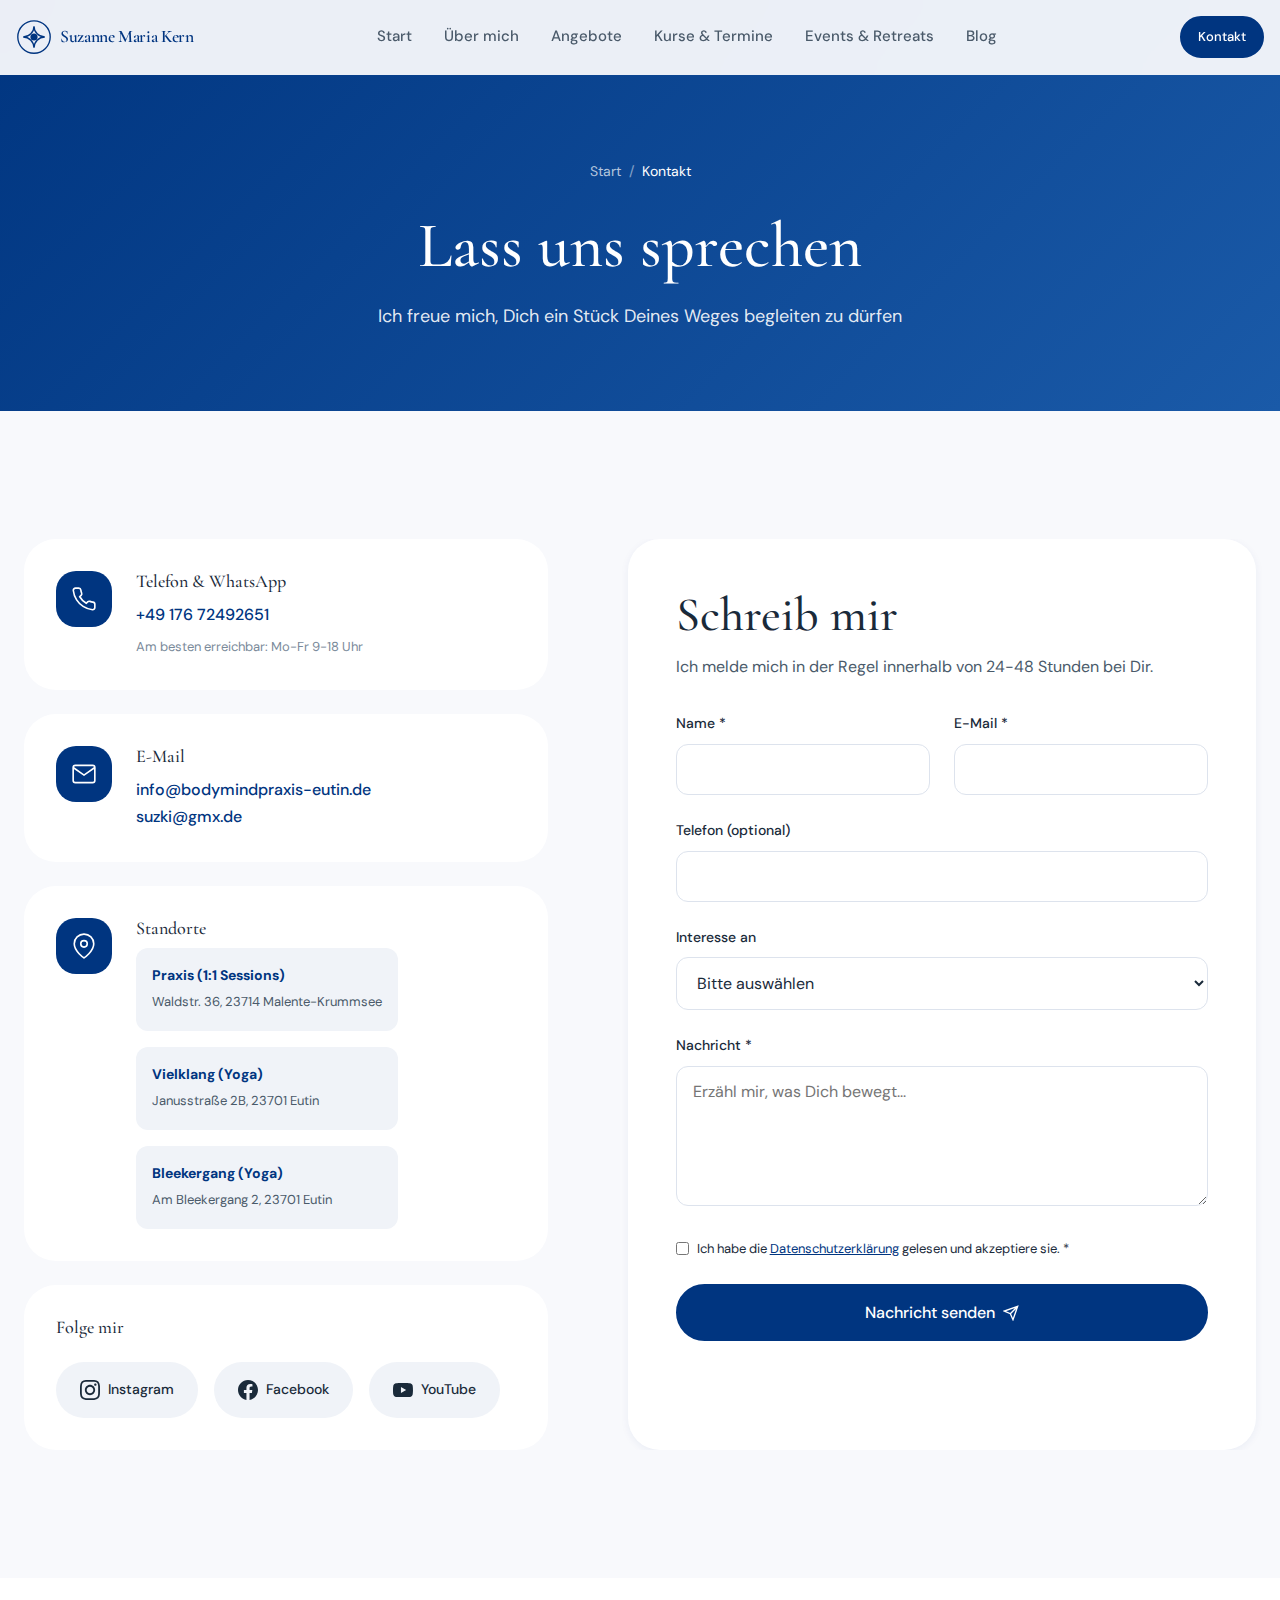
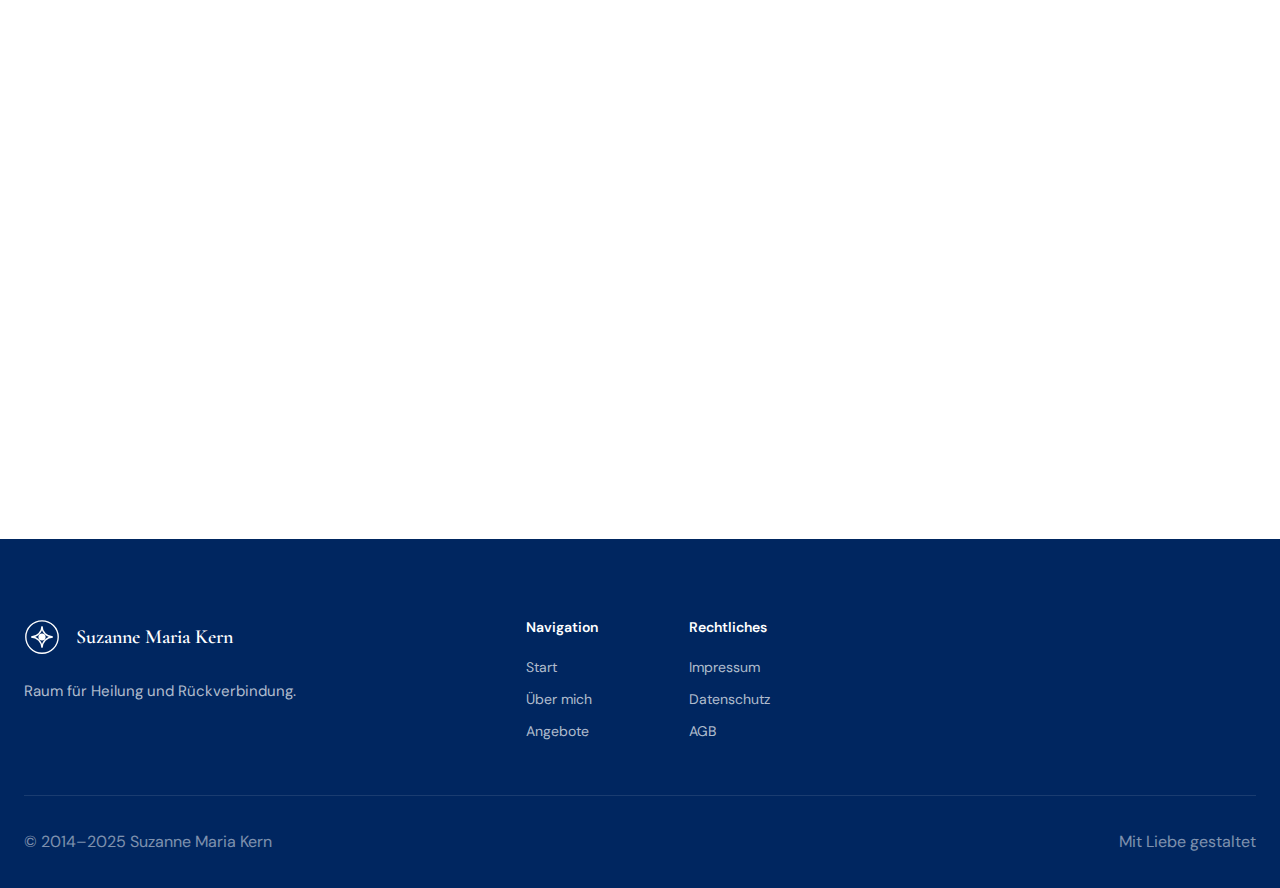
<file: kontakt.html>
<!DOCTYPE html>
<html lang="de">
<head>
    <meta charset="UTF-8">
    <meta name="viewport" content="width=device-width, initial-scale=1.0, maximum-scale=5.0">
    <meta name="description" content="Kontaktiere Suzanne Maria Kern - Fragen zu Yoga, Coaching, Retreats oder Einzelsessions. Ich freue mich auf Deine Nachricht.">
    <title>Kontakt | Suzanne Maria Kern</title>
    
    <link rel="preconnect" href="https://fonts.googleapis.com">
    <link rel="preconnect" href="https://fonts.gstatic.com" crossorigin>
    <link href="https://fonts.googleapis.com/css2?family=Cormorant+Garamond:ital,wght@0,400;0,500;0,600;0,700;1,400;1,500&family=DM+Sans:ital,wght@0,300;0,400;0,500;0,600;0,700;1,400&display=swap" rel="stylesheet">
    
    <link rel="stylesheet" href="styles.css">
    <link rel="stylesheet" href="kontakt.css">
</head>
<body>
    <!-- Header -->
    <header id="header">
        <div class="nav-wrapper">
            <a href="index.html" class="logo">
                <span class="logo-icon" aria-hidden="true">
                    <svg viewBox="0 0 40 40" fill="none" aria-hidden="true">
                        <circle cx="20" cy="20" r="18" stroke="currentColor" stroke-width="1.5"/>
                        <path d="M20 8c0 6.627-5.373 12-12 12M20 8c0 6.627 5.373 12 12 12M20 32c0-6.627-5.373-12-12-12M20 32c0-6.627 5.373-12 12-12" stroke="currentColor" stroke-width="1.5"/>
                        <circle cx="20" cy="20" r="4" fill="currentColor"/>
                    </svg>
                </span>
                <span class="logo-text">Suzanne Maria Kern</span>
            </a>
            
            <nav class="nav-menu">
                <a href="index.html">Start</a>
                <a href="ueber-mich.html">Über mich</a>
                <a href="angebote.html">Angebote</a>
                <a href="kurse.html">Kurse & Termine</a>
                <a href="events.html">Events & Retreats</a>
                <a href="blog.html">Blog</a>
            </nav>
            
            <div class="nav-actions">
                <a href="kontakt.html" class="btn btn-primary btn-sm active" aria-current="page">Kontakt</a>
                <button class="menu-toggle" id="menuToggle" aria-label="Menü öffnen" aria-expanded="false">
                    <span></span>
                    <span></span>
                    <span></span>
                </button>
            </div>
        </div>
    </header>

    <!-- Mobile Menu -->
    <nav class="mobile-menu" id="mobileMenu" aria-label="Mobile Navigation">
        <div class="mobile-menu-content">
            <ul>
                <li><a href="index.html">Start</a></li>
                <li><a href="ueber-mich.html">Über mich</a></li>
                <li><a href="angebote.html">Angebote</a></li>
                <li><a href="kurse.html">Kurse & Termine</a></li>
                <li><a href="events.html">Events & Retreats</a></li>
                <li><a href="blog.html">Blog</a></li>
                <li><a href="kontakt.html" aria-current="page">Kontakt</a></li>
            </ul>
        </div>
    </nav>

    <!-- Page Hero -->
    <section class="page-hero">
        <div class="container">
            <nav class="breadcrumb" aria-label="Breadcrumb">
                <a href="index.html">Start</a>
                <span aria-hidden="true">/</span>
                <span class="current" aria-current="page">Kontakt</span>
            </nav>
            <h1>Lass uns sprechen</h1>
            <p>Ich freue mich, Dich ein Stück Deines Weges begleiten zu dürfen</p>
        </div>
    </section>

    <!-- Contact Section -->
    <section class="contact-section">
        <div class="container">
            <div class="contact-grid">
                <!-- Contact Info -->
                <div class="contact-info reveal">
                    <div class="info-card">
                        <div class="info-icon" aria-hidden="true">
                            <svg viewBox="0 0 24 24" fill="none" stroke="currentColor" stroke-width="1.5" aria-hidden="true">
                                <path d="M22 16.92v3a2 2 0 01-2.18 2 19.79 19.79 0 01-8.63-3.07 19.5 19.5 0 01-6-6 19.79 19.79 0 01-3.07-8.67A2 2 0 014.11 2h3a2 2 0 012 1.72 12.84 12.84 0 00.7 2.81 2 2 0 01-.45 2.11L8.09 9.91a16 16 0 006 6l1.27-1.27a2 2 0 012.11-.45 12.84 12.84 0 002.81.7A2 2 0 0122 16.92z"/>
                            </svg>
                        </div>
                        <div class="info-content">
                            <h3>Telefon & WhatsApp</h3>
                            <a href="tel:+4917672492651">+49 176 72492651</a>
                            <p class="info-note">Am besten erreichbar: Mo-Fr 9-18 Uhr</p>
                        </div>
                    </div>

                    <div class="info-card">
                        <div class="info-icon" aria-hidden="true">
                            <svg viewBox="0 0 24 24" fill="none" stroke="currentColor" stroke-width="1.5" aria-hidden="true">
                                <path d="M4 4h16c1.1 0 2 .9 2 2v12c0 1.1-.9 2-2 2H4c-1.1 0-2-.9-2-2V6c0-1.1.9-2 2-2z"/>
                                <polyline points="22,6 12,13 2,6"/>
                            </svg>
                        </div>
                        <div class="info-content">
                            <h3>E-Mail</h3>
                            <a href="mailto:info@bodymindpraxis-eutin.de">info@bodymindpraxis-eutin.de</a>
                            <a href="mailto:suzki@gmx.de">suzki@gmx.de</a>
                        </div>
                    </div>

                    <div class="info-card">
                        <div class="info-icon" aria-hidden="true">
                            <svg viewBox="0 0 24 24" fill="none" stroke="currentColor" stroke-width="1.5" aria-hidden="true">
                                <path d="M21 10c0 7-9 13-9 13s-9-6-9-13a9 9 0 0118 0z"/>
                                <circle cx="12" cy="10" r="3"/>
                            </svg>
                        </div>
                        <div class="info-content">
                            <h3>Standorte</h3>
                            <div class="location-list">
                                <div class="location-item">
                                    <strong>Praxis (1:1 Sessions)</strong>
                                    <span>Waldstr. 36, 23714 Malente-Krummsee</span>
                                </div>
                                <div class="location-item">
                                    <strong>Vielklang (Yoga)</strong>
                                    <span>Janusstraße 2B, 23701 Eutin</span>
                                </div>
                                <div class="location-item">
                                    <strong>Bleekergang (Yoga)</strong>
                                    <span>Am Bleekergang 2, 23701 Eutin</span>
                                </div>
                            </div>
                        </div>
                    </div>

                    <div class="social-card">
                        <h3>Folge mir</h3>
                        <div class="social-links-large">
                            <a href="https://www.instagram.com/suzanne.maria.kern/" target="_blank" rel="noopener noreferrer" class="social-link-item">
                                <svg viewBox="0 0 24 24" aria-hidden="true"><path d="M12 2.163c3.204 0 3.584.012 4.85.07 3.252.148 4.771 1.691 4.919 4.919.058 1.265.069 1.645.069 4.849 0 3.205-.012 3.584-.069 4.849-.149 3.225-1.664 4.771-4.919 4.919-1.266.058-1.644.07-4.85.07-3.204 0-3.584-.012-4.849-.07-3.26-.149-4.771-1.699-4.919-4.92-.058-1.265-.07-1.644-.07-4.849 0-3.204.013-3.583.07-4.849.149-3.227 1.664-4.771 4.919-4.919 1.266-.057 1.645-.069 4.849-.069zm0-2.163c-3.259 0-3.667.014-4.947.072-4.358.2-6.78 2.618-6.98 6.98-.059 1.281-.073 1.689-.073 4.948 0 3.259.014 3.668.072 4.948.2 4.358 2.618 6.78 6.98 6.98 1.281.058 1.689.072 4.948.072 3.259 0 3.668-.014 4.948-.072 4.354-.2 6.782-2.618 6.979-6.98.059-1.28.073-1.689.073-4.948 0-3.259-.014-3.667-.072-4.947-.196-4.354-2.617-6.78-6.979-6.98-1.281-.059-1.69-.073-4.949-.073zm0 5.838c-3.403 0-6.162 2.759-6.162 6.162s2.759 6.163 6.162 6.163 6.162-2.759 6.162-6.163c0-3.403-2.759-6.162-6.162-6.162zm0 10.162c-2.209 0-4-1.79-4-4 0-2.209 1.791-4 4-4s4 1.791 4 4c0 2.21-1.791 4-4 4zm6.406-11.845c-.796 0-1.441.645-1.441 1.44s.645 1.44 1.441 1.44c.795 0 1.439-.645 1.439-1.44s-.644-1.44-1.439-1.44z"/></svg>
                                <span>Instagram</span>
                            </a>
                            <a href="https://www.facebook.com/suzannekernyoga" target="_blank" rel="noopener noreferrer" class="social-link-item">
                                <svg viewBox="0 0 24 24" aria-hidden="true"><path d="M24 12.073c0-6.627-5.373-12-12-12s-12 5.373-12 12c0 5.99 4.388 10.954 10.125 11.854v-8.385H7.078v-3.47h3.047V9.43c0-3.007 1.792-4.669 4.533-4.669 1.312 0 2.686.235 2.686.235v2.953H15.83c-1.491 0-1.956.925-1.956 1.874v2.25h3.328l-.532 3.47h-2.796v8.385C19.612 23.027 24 18.062 24 12.073z"/></svg>
                                <span>Facebook</span>
                            </a>
                            <a href="https://www.youtube.com/@suzannekern" target="_blank" rel="noopener noreferrer" class="social-link-item">
                                <svg viewBox="0 0 24 24" aria-hidden="true"><path d="M23.498 6.186a3.016 3.016 0 0 0-2.122-2.136C19.505 3.545 12 3.545 12 3.545s-7.505 0-9.377.505A3.017 3.017 0 0 0 .502 6.186C0 8.07 0 12 0 12s0 3.93.502 5.814a3.016 3.016 0 0 0 2.122 2.136c1.871.505 9.376.505 9.376.505s7.505 0 9.377-.505a3.015 3.015 0 0 0 2.122-2.136C24 15.93 24 12 24 12s0-3.93-.502-5.814zM9.545 15.568V8.432L15.818 12l-6.273 3.568z"/></svg>
                                <span>YouTube</span>
                            </a>
                        </div>
                    </div>
                </div>

                <!-- Contact Form -->
                <div class="contact-form-wrapper reveal">
                    <div class="form-header">
                        <h2>Schreib mir</h2>
                        <p>Ich melde mich in der Regel innerhalb von 24-48 Stunden bei Dir.</p>
                    </div>
                    
                    <form class="contact-form" id="contactForm">
                        <div class="form-row">
                            <div class="form-group">
                                <label for="name">Name *</label>
                                <input type="text" id="name" name="name" required autocomplete="name">
                            </div>
                            <div class="form-group">
                                <label for="email">E-Mail *</label>
                                <input type="email" id="email" name="email" required autocomplete="email">
                            </div>
                        </div>
                        
                        <div class="form-group">
                            <label for="phone">Telefon (optional)</label>
                            <input type="tel" id="phone" name="phone" autocomplete="tel">
                        </div>
                        
                        <div class="form-group">
                            <label for="interest">Interesse an</label>
                            <select id="interest" name="interest">
                                <option value="">Bitte auswählen</option>
                                <option value="yoga">Yoga Gruppenkurse</option>
                                <option value="session">1:1 Einzelsession</option>
                                <option value="retreat">Retreat / Event</option>
                                <option value="klang">Klangarbeit</option>
                                <option value="coaching">Coaching / Beratung</option>
                                <option value="other">Sonstiges</option>
                            </select>
                        </div>
                        
                        <div class="form-group">
                            <label for="message">Nachricht *</label>
                            <textarea id="message" name="message" rows="5" required placeholder="Erzähl mir, was Dich bewegt..."></textarea>
                        </div>
                        
                        <div class="form-group checkbox">
                            <input type="checkbox" id="privacy" name="privacy" required>
                            <label for="privacy">
                                Ich habe die <a href="https://suzannekern.de/datenschutz/" target="_blank" rel="noopener noreferrer">Datenschutzerklärung</a> gelesen und akzeptiere sie. *
                            </label>
                        </div>
                        
                        <button type="submit" class="btn btn-primary btn-lg" style="width: 100%;">
                            <span>Nachricht senden</span>
                            <svg viewBox="0 0 24 24" fill="none" stroke="currentColor" stroke-width="2" aria-hidden="true">
                                <path d="M22 2L11 13M22 2l-7 20-4-9-9-4 20-7z"/>
                            </svg>
                        </button>
                    </form>
                </div>
            </div>
        </div>
    </section>

    <!-- Map Section -->
    <section class="map-section">
        <div class="container">
            <div class="section-header center reveal">
                <span class="section-tag">Anfahrt</span>
                <h2>So findest Du mich</h2>
            </div>
            
            <div class="map-wrapper reveal">
                <iframe 
                    src="https://www.google.com/maps/embed?pb=!1m18!1m12!1m3!1d2363.5!2d10.6167!3d54.1333!2m3!1f0!2f0!3f0!3m2!1i1024!2i768!4f13.1!3m3!1m2!1s0x0%3A0x0!2zNTTCsDA4JzAwLjAiTiAxMMKwMzcnMDAuMCJF!5e0!3m2!1sde!2sde!4v1234567890" 
                    width="100%" 
                    height="450" 
                    style="border:0; border-radius: var(--radius-xl);" 
                    allowfullscreen="" 
                    loading="lazy" 
                    referrerpolicy="no-referrer-when-downgrade"
                    title="Standort auf Google Maps">
                </iframe>
            </div>
        </div>
    </section>

    <!-- Footer -->
    <footer class="footer">
        <div class="container">
            <div class="footer-main">
                <div class="footer-brand">
                    <a href="index.html" class="footer-logo">
                        <span class="logo-icon" aria-hidden="true">
                            <svg viewBox="0 0 40 40" fill="none" aria-hidden="true">
                                <circle cx="20" cy="20" r="18" stroke="currentColor" stroke-width="1.5"/>
                                <path d="M20 8c0 6.627-5.373 12-12 12M20 8c0 6.627 5.373 12 12 12M20 32c0-6.627-5.373-12-12-12M20 32c0-6.627 5.373-12 12-12" stroke="currentColor" stroke-width="1.5"/>
                                <circle cx="20" cy="20" r="4" fill="currentColor"/>
                            </svg>
                        </span>
                        Suzanne Maria Kern
                    </a>
                    <p class="footer-tagline">
                        Raum für Heilung und Rückverbindung.
                    </p>
                </div>
                
                <div class="footer-nav">
                    <div class="footer-nav-col">
                        <h4>Navigation</h4>
                        <ul>
                            <li><a href="index.html">Start</a></li>
                            <li><a href="ueber-mich.html">Über mich</a></li>
                            <li><a href="angebote.html">Angebote</a></li>
                        </ul>
                    </div>
                    <div class="footer-nav-col">
                        <h4>Rechtliches</h4>
                        <ul>
                            <li><a href="https://suzannekern.de/impressum/" target="_blank" rel="noopener noreferrer">Impressum</a></li>
                            <li><a href="https://suzannekern.de/datenschutz/" target="_blank" rel="noopener noreferrer">Datenschutz</a></li>
                            <li><a href="https://suzannekern.de/agbs/" target="_blank" rel="noopener noreferrer">AGB</a></li>
                        </ul>
                    </div>
                </div>
            </div>
            
            <div class="footer-bottom">
                <p>© 2014–2025 Suzanne Maria Kern</p>
                <p>Mit Liebe gestaltet</p>
            </div>
        </div>
    </footer>

    <script src="main.js"></script>
    <script>
        // Contact form submission
        document.getElementById('contactForm').addEventListener('submit', function(e) {
            e.preventDefault();
            
            const btn = this.querySelector('button[type="submit"]');
            const originalHTML = btn.innerHTML;
            btn.innerHTML = '<span>Wird gesendet...</span>';
            btn.disabled = true;
            
            setTimeout(() => {
                this.innerHTML = `
                    <div class="form-success">
                        <div class="success-icon">
                            <svg viewBox="0 0 24 24" fill="none" stroke="currentColor" stroke-width="2" aria-hidden="true">
                                <path d="M22 11.08V12a10 10 0 11-5.93-9.14"/>
                                <path d="M22 4L12 14.01l-3-3"/>
                            </svg>
                        </div>
                        <h3>Vielen Dank!</h3>
                        <p>Deine Nachricht wurde erfolgreich gesendet. Ich melde mich so schnell wie möglich bei Dir.</p>
                    </div>
                `;
            }, 1500);
        });
    </script>
</body>
</html>
</file>
<file: styles.css>
/* ===================================
   Suzanne Maria Kern - Main Styles
   Finnisches Blau Design Theme
   =================================== */

/* CSS Variables */
:root {
    /* Colors - Finnisches Blau als Hauptfarbe */
    --color-primary: #003580;
    --color-primary-dark: #002660;
    --color-primary-light: #1a5aa8;
    
    --color-accent: #c4956a;
    --color-accent-light: #d4a574;
    --color-accent-dark: #a67c52;
    
    --color-earth: #8b7355;
    --color-earth-light: #b8a089;
    
    --color-sage: #7d9a8c;
    --color-sage-light: #a8c4b8;
    
    --color-lavender: #9b8aa8;
    --color-lavender-light: #c4b8ce;
    
    --color-cream: #f8f9fc;
    --color-sand: #f0f3f8;
    --color-white: #ffffff;
    
    --color-text: #1a2a3a;
    --color-text-light: #4a5a6a;
    --color-text-muted: #7a8a9a;
    
    --color-border: #dde3ed;
    --color-border-light: #e8edf5;
    
    /* Typography */
    --font-display: 'Cormorant Garamond', Georgia, serif;
    --font-body: 'DM Sans', system-ui, -apple-system, sans-serif;
    
    /* Spacing */
    --space-xs: 0.5rem;
    --space-sm: 1rem;
    --space-md: 1.5rem;
    --space-lg: 2rem;
    --space-xl: 3rem;
    --space-2xl: 5rem;
    --space-3xl: 8rem;
    
    /* Layout */
    --max-width: 1280px;
    --max-width-narrow: 900px;
    
    /* Borders */
    --radius-sm: 6px;
    --radius-md: 12px;
    --radius-lg: 20px;
    --radius-xl: 32px;
    --radius-full: 9999px;
    
    /* Shadows */
    --shadow-sm: 0 2px 8px rgba(0, 53, 128, 0.06);
    --shadow-md: 0 4px 20px rgba(0, 53, 128, 0.1);
    --shadow-lg: 0 8px 40px rgba(0, 53, 128, 0.12);
    --shadow-xl: 0 20px 60px rgba(0, 53, 128, 0.15);
    
    /* Transitions */
    --transition-fast: 0.15s ease;
    --transition-base: 0.3s ease;
    --transition-slow: 0.5s ease;
    --transition-bounce: 0.5s cubic-bezier(0.34, 1.56, 0.64, 1);
}

/* Reset & Base */
*, *::before, *::after {
    margin: 0;
    padding: 0;
    box-sizing: border-box;
}

html {
    scroll-behavior: smooth;
    font-size: 16px;
    overflow-x: hidden;
}

body {
    font-family: var(--font-body);
    font-weight: 400;
    line-height: 1.7;
    color: var(--color-text);
    background: var(--color-cream);
    -webkit-font-smoothing: antialiased;
    -moz-osx-font-smoothing: grayscale;
    overflow-x: hidden;
    width: 100%;
    max-width: 100vw;
}

/* Typography */
h1, h2, h3, h4, h5, h6 {
    font-family: var(--font-display);
    font-weight: 500;
    color: var(--color-text);
    line-height: 1.2;
}

h1 { font-size: clamp(2rem, 5vw, 4rem); }
h2 { font-size: clamp(1.75rem, 4vw, 3rem); }
h3 { font-size: clamp(1.25rem, 3vw, 2rem); }
h4 { font-size: clamp(1.125rem, 2vw, 1.5rem); }

p {
    font-size: 1rem;
    max-width: 65ch;
}

a {
    color: inherit;
    text-decoration: none;
    transition: var(--transition-base);
}

img {
    max-width: 100%;
    height: auto;
    display: block;
}

/* Container - Mobile First */
.container {
    width: 100%;
    max-width: var(--max-width);
    margin: 0 auto;
    padding: 0 var(--space-sm);
}

@media (min-width: 768px) {
    .container {
        padding: 0 var(--space-md);
    }
}

/* Background Decorations */
.bg-decoration {
    position: fixed;
    inset: 0;
    pointer-events: none;
    z-index: -1;
    overflow: hidden;
}

.bg-circle {
    position: absolute;
    border-radius: 50%;
    filter: blur(100px);
    opacity: 0.3;
}

.bg-circle-1 {
    width: 400px;
    height: 400px;
    background: var(--color-primary-light);
    top: -150px;
    right: -150px;
}

.bg-circle-2 {
    width: 300px;
    height: 300px;
    background: var(--color-sage-light);
    bottom: 20%;
    left: -100px;
}

.bg-circle-3 {
    width: 350px;
    height: 350px;
    background: var(--color-accent-light);
    bottom: -100px;
    right: 10%;
    opacity: 0.2;
}

/* ===================================
   Header & Navigation
   =================================== */
header {
    position: fixed;
    top: 0;
    left: 0;
    right: 0;
    z-index: 1000;
    background: rgba(248, 249, 252, 0.95);
    backdrop-filter: blur(20px);
    -webkit-backdrop-filter: blur(20px);
    border-bottom: 1px solid transparent;
    transition: var(--transition-base);
}

header.scrolled {
    background: rgba(255, 255, 255, 0.98);
    border-bottom-color: var(--color-border);
    box-shadow: var(--shadow-sm);
}

.nav-wrapper {
    display: flex;
    justify-content: space-between;
    align-items: center;
    padding: var(--space-sm);
    max-width: var(--max-width);
    margin: 0 auto;
    gap: var(--space-sm);
}

.logo {
    display: flex;
    align-items: center;
    gap: var(--space-xs);
    color: var(--color-primary);
    flex-shrink: 0;
}

.logo-icon {
    width: 36px;
    height: 36px;
    display: flex;
    align-items: center;
    justify-content: center;
    flex-shrink: 0;
}

.logo-icon svg {
    width: 100%;
    height: 100%;
}

.logo-text {
    font-family: var(--font-display);
    font-size: 1.1rem;
    font-weight: 600;
    letter-spacing: -0.02em;
    white-space: nowrap;
}

@media (max-width: 400px) {
    .logo-text {
        font-size: 0.95rem;
    }
}

.nav-menu {
    display: none;
    gap: var(--space-lg);
}

.nav-menu a {
    font-size: 0.9375rem;
    font-weight: 500;
    color: var(--color-text-light);
    position: relative;
    padding: 0.25rem 0;
}

.nav-menu a::after {
    content: '';
    position: absolute;
    bottom: 0;
    left: 0;
    width: 0;
    height: 2px;
    background: var(--color-primary);
    transition: var(--transition-base);
}

.nav-menu a:hover,
.nav-menu a.active {
    color: var(--color-primary);
}

.nav-menu a:hover::after,
.nav-menu a.active::after {
    width: 100%;
}

.nav-actions {
    display: flex;
    align-items: center;
    gap: var(--space-xs);
}

.nav-actions .btn {
    display: none;
}

@media (min-width: 768px) {
    .nav-actions .btn {
        display: inline-flex;
    }
}

/* Menu Toggle */
.menu-toggle {
    display: flex;
    flex-direction: column;
    gap: 5px;
    padding: 8px;
    background: none;
    border: none;
    cursor: pointer;
    z-index: 1001;
}

.menu-toggle span {
    width: 24px;
    height: 2px;
    background: var(--color-text);
    border-radius: 2px;
    transition: var(--transition-base);
    transform-origin: center;
}

.menu-toggle.active span:nth-child(1) {
    transform: rotate(45deg) translate(5px, 5px);
}

.menu-toggle.active span:nth-child(2) {
    opacity: 0;
    transform: scaleX(0);
}

.menu-toggle.active span:nth-child(3) {
    transform: rotate(-45deg) translate(5px, -5px);
}

/* Mobile Menu */
.mobile-menu {
    position: fixed;
    inset: 0;
    background: var(--color-white);
    z-index: 999;
    opacity: 0;
    visibility: hidden;
    transition: var(--transition-base);
    overflow-y: auto;
}

.mobile-menu.active {
    opacity: 1;
    visibility: visible;
}

.mobile-menu-content {
    display: flex;
    flex-direction: column;
    justify-content: center;
    align-items: center;
    min-height: 100vh;
    padding: var(--space-2xl) var(--space-md);
}

.mobile-menu ul {
    list-style: none;
    text-align: center;
}

.mobile-menu a {
    display: block;
    font-family: var(--font-display);
    font-size: 1.75rem;
    font-weight: 500;
    padding: var(--space-sm) 0;
    color: var(--color-text);
    transition: var(--transition-base);
}

.mobile-menu a:hover {
    color: var(--color-primary);
}

.mobile-social {
    display: flex;
    gap: var(--space-md);
    margin-top: var(--space-xl);
}

.mobile-social a {
    width: 48px;
    height: 48px;
    display: flex;
    align-items: center;
    justify-content: center;
    background: var(--color-sand);
    border-radius: var(--radius-full);
    transition: var(--transition-base);
}

.mobile-social a:hover {
    background: var(--color-primary);
}

.mobile-social svg {
    width: 22px;
    height: 22px;
    fill: var(--color-text);
    transition: var(--transition-base);
}

.mobile-social a:hover svg {
    fill: var(--color-white);
}

@media (min-width: 1024px) {
    .nav-menu { display: flex; }
    .menu-toggle { display: none; }
}

/* ===================================
   Buttons
   =================================== */
.btn {
    display: inline-flex;
    align-items: center;
    justify-content: center;
    gap: 0.5rem;
    padding: 0.75rem 1.5rem;
    font-family: var(--font-body);
    font-size: 0.875rem;
    font-weight: 500;
    text-decoration: none;
    border-radius: var(--radius-full);
    border: 2px solid transparent;
    cursor: pointer;
    transition: var(--transition-base);
    white-space: nowrap;
}

.btn svg {
    width: 16px;
    height: 16px;
    transition: var(--transition-base);
    flex-shrink: 0;
}

.btn-sm {
    padding: 0.5rem 1rem;
    font-size: 0.8125rem;
}

.btn-lg {
    padding: 1rem 2rem;
    font-size: 1rem;
}

.btn-primary {
    background: var(--color-primary);
    color: var(--color-white);
    border-color: var(--color-primary);
}

.btn-primary:hover {
    background: var(--color-primary-dark);
    border-color: var(--color-primary-dark);
    transform: translateY(-2px);
    box-shadow: var(--shadow-md);
}

.btn-primary:hover svg {
    transform: translateX(4px);
}

.btn-secondary {
    background: var(--color-accent);
    color: var(--color-white);
    border-color: var(--color-accent);
}

.btn-secondary:hover {
    background: var(--color-accent-dark);
    border-color: var(--color-accent-dark);
    transform: translateY(-2px);
}

.btn-outline {
    background: transparent;
    color: var(--color-primary);
    border-color: var(--color-primary);
}

.btn-outline:hover {
    background: var(--color-primary);
    color: var(--color-white);
    transform: translateY(-2px);
}

.btn-white {
    background: var(--color-white);
    color: var(--color-primary);
    border-color: var(--color-white);
}

.btn-white:hover {
    background: var(--color-cream);
    border-color: var(--color-cream);
    transform: translateY(-2px);
    box-shadow: var(--shadow-lg);
}

.btn-ghost {
    background: rgba(255, 255, 255, 0.1);
    color: var(--color-white);
    border-color: rgba(255, 255, 255, 0.3);
}

.btn-ghost:hover {
    background: rgba(255, 255, 255, 0.2);
    border-color: rgba(255, 255, 255, 0.5);
}

/* ===================================
   Section Styles
   =================================== */
section {
    padding: var(--space-2xl) 0;
}

@media (min-width: 768px) {
    section {
        padding: var(--space-3xl) 0;
    }
}

.section-tag {
    display: inline-block;
    font-size: 0.75rem;
    font-weight: 600;
    letter-spacing: 0.15em;
    text-transform: uppercase;
    color: var(--color-primary);
    margin-bottom: var(--space-sm);
}

.section-header {
    max-width: 600px;
    margin-bottom: var(--space-xl);
}

.section-header.center {
    text-align: center;
    margin-left: auto;
    margin-right: auto;
}

.section-header h2 {
    margin-bottom: var(--space-sm);
}

.section-header p {
    color: var(--color-text-light);
}

/* ===================================
   Hero Section
   =================================== */
.hero {
    min-height: 100vh;
    display: flex;
    align-items: center;
    padding-top: 80px;
    padding-bottom: var(--space-lg);
    position: relative;
    overflow: hidden;
}

.hero-bg {
    position: absolute;
    inset: 0;
    z-index: -1;
}

.hero-gradient {
    position: absolute;
    inset: 0;
    background: linear-gradient(
        135deg,
        var(--color-cream) 0%,
        rgba(0, 53, 128, 0.05) 50%,
        rgba(196, 149, 106, 0.08) 100%
    );
}

.hero-pattern {
    position: absolute;
    inset: 0;
    background-image: url("data:image/svg+xml,%3Csvg width='60' height='60' viewBox='0 0 60 60' xmlns='http://www.w3.org/2000/svg'%3E%3Cg fill='none' fill-rule='evenodd'%3E%3Cg fill='%23003580' fill-opacity='0.03'%3E%3Cpath d='M36 34v-4h-2v4h-4v2h4v4h2v-4h4v-2h-4zm0-30V0h-2v4h-4v2h4v4h2V6h4V4h-4zM6 34v-4H4v4H0v2h4v4h2v-4h4v-2H6zM6 4V0H4v4H0v2h4v4h2V6h4V4H6z'/%3E%3C/g%3E%3C/g%3E%3C/svg%3E");
    opacity: 0.5;
}

.hero-grid {
    display: grid;
    grid-template-columns: 1fr;
    gap: var(--space-xl);
    align-items: center;
}

.hero-content {
    max-width: 650px;
}

.hero-badge {
    display: inline-flex;
    align-items: center;
    gap: var(--space-xs);
    padding: 0.5rem 1rem;
    background: var(--color-white);
    border-radius: var(--radius-full);
    font-size: 0.75rem;
    font-weight: 500;
    color: var(--color-text-light);
    margin-bottom: var(--space-md);
    box-shadow: var(--shadow-sm);
}

.badge-dot {
    width: 8px;
    height: 8px;
    background: var(--color-primary);
    border-radius: 50%;
    animation: pulse 2s infinite;
}

@keyframes pulse {
    0%, 100% { opacity: 1; transform: scale(1); }
    50% { opacity: 0.6; transform: scale(1.2); }
}

.hero-title {
    margin-bottom: var(--space-md);
}

.hero-title .title-line {
    display: block;
    color: var(--color-text);
}

.hero-title .title-accent {
    display: block;
    color: var(--color-primary);
    font-style: italic;
}

.hero-subtitle {
    font-family: var(--font-display);
    font-size: 1.125rem;
    font-weight: 400;
    font-style: italic;
    color: var(--color-primary-light);
    margin-bottom: var(--space-md);
    letter-spacing: 0.05em;
}

.hero-text {
    font-size: 1rem;
    color: var(--color-text-light);
    margin-bottom: var(--space-lg);
    line-height: 1.8;
}

@media (min-width: 768px) {
    .hero-text {
        font-size: 1.125rem;
    }
}

.hero-quote {
    position: relative;
    padding: var(--space-md);
    padding-left: var(--space-md);
    background: var(--color-white);
    border-radius: var(--radius-md);
    border-left: 4px solid var(--color-primary);
    margin-bottom: var(--space-lg);
    box-shadow: var(--shadow-sm);
}

@media (min-width: 768px) {
    .hero-quote {
        padding-left: var(--space-lg);
    }
}

.quote-icon {
    position: absolute;
    top: var(--space-sm);
    right: var(--space-sm);
    width: 24px;
    height: 24px;
    color: var(--color-primary);
    opacity: 0.3;
}

@media (min-width: 768px) {
    .quote-icon {
        width: 32px;
        height: 32px;
    }
}

.hero-quote p {
    font-family: var(--font-display);
    font-size: 1rem;
    font-style: italic;
    color: var(--color-primary);
    margin: 0;
}

@media (min-width: 768px) {
    .hero-quote p {
        font-size: 1.125rem;
    }
}

.hero-actions {
    display: flex;
    flex-direction: column;
    gap: var(--space-sm);
    margin-bottom: var(--space-xl);
}

@media (min-width: 480px) {
    .hero-actions {
        flex-direction: row;
        flex-wrap: wrap;
    }
}

.hero-stats {
    display: flex;
    flex-wrap: wrap;
    gap: var(--space-md);
    padding-top: var(--space-lg);
    border-top: 1px solid var(--color-border);
}

.stat {
    text-align: center;
    flex: 1;
    min-width: 80px;
}

.stat-number {
    display: block;
    font-family: var(--font-display);
    font-size: 1.75rem;
    font-weight: 600;
    color: var(--color-primary);
    line-height: 1;
}

@media (min-width: 768px) {
    .stat-number {
        font-size: 2rem;
    }
}

.stat-label {
    font-size: 0.75rem;
    color: var(--color-text-muted);
}

/* Hero Visual */
.hero-visual {
    display: none;
    position: relative;
}

.hero-image-wrapper {
    position: relative;
}

.hero-image-frame {
    position: relative;
    border-radius: var(--radius-xl);
    overflow: hidden;
    box-shadow: var(--shadow-xl);
}

.hero-image-frame::before {
    content: '';
    position: absolute;
    inset: 0;
    background: linear-gradient(180deg, transparent 60%, rgba(0, 53, 128, 0.3) 100%);
    z-index: 1;
}

.hero-image-frame img {
    width: 100%;
    height: auto;
    aspect-ratio: 4/5;
    object-fit: cover;
}

.hero-image-decoration {
    position: absolute;
    top: -20px;
    right: -20px;
    width: 200px;
    height: 200px;
    border: 2px solid var(--color-primary);
    border-radius: var(--radius-xl);
    opacity: 0.3;
    z-index: -1;
}

/* Floating Cards */
.hero-floating-card {
    position: absolute;
    display: flex;
    align-items: center;
    gap: var(--space-sm);
    padding: var(--space-sm) var(--space-md);
    background: var(--color-white);
    border-radius: var(--radius-lg);
    box-shadow: var(--shadow-lg);
    animation: float 6s ease-in-out infinite;
}

.card-top {
    top: 20%;
    left: -40px;
    animation-delay: -2s;
}

.card-bottom {
    bottom: 20%;
    right: -20px;
}

@keyframes float {
    0%, 100% { transform: translateY(0); }
    50% { transform: translateY(-10px); }
}

.floating-icon {
    width: 44px;
    height: 44px;
    display: flex;
    align-items: center;
    justify-content: center;
    background: var(--color-primary);
    border-radius: var(--radius-md);
}

.floating-icon.green {
    background: var(--color-sage);
}

.floating-icon svg {
    width: 22px;
    height: 22px;
    stroke: var(--color-white);
}

.floating-text {
    display: flex;
    flex-direction: column;
}

.floating-title {
    font-weight: 600;
    font-size: 0.875rem;
    color: var(--color-text);
}

.floating-detail {
    font-size: 0.75rem;
    color: var(--color-text-muted);
}

/* Hero Scroll Indicator */
.hero-scroll {
    display: none;
    position: absolute;
    bottom: var(--space-lg);
    left: 50%;
    transform: translateX(-50%);
    flex-direction: column;
    align-items: center;
    gap: var(--space-xs);
    color: var(--color-text-muted);
    font-size: 0.75rem;
    letter-spacing: 0.1em;
    text-transform: uppercase;
}

@media (min-width: 768px) {
    .hero-scroll {
        display: flex;
    }
}

.scroll-line {
    width: 1px;
    height: 40px;
    background: linear-gradient(to bottom, var(--color-text-muted), transparent);
    animation: scrollLine 2s infinite;
}

@keyframes scrollLine {
    0% { transform: scaleY(0); transform-origin: top; }
    50% { transform: scaleY(1); transform-origin: top; }
    51% { transform-origin: bottom; }
    100% { transform: scaleY(0); transform-origin: bottom; }
}

@media (min-width: 1024px) {
    .hero-grid {
        grid-template-columns: 1fr 1fr;
    }
    .hero-visual {
        display: block;
    }
}

/* ===================================
   About Teaser Section
   =================================== */
.about-teaser {
    background: var(--color-white);
    position: relative;
}

.about-teaser::before {
    content: '';
    position: absolute;
    top: 0;
    left: 0;
    right: 0;
    height: 1px;
    background: linear-gradient(90deg, transparent, var(--color-border), transparent);
}

.about-teaser-grid {
    display: grid;
    grid-template-columns: 1fr;
    gap: var(--space-xl);
    align-items: center;
}

/* Image Stack */
.about-teaser-image {
    position: relative;
    max-width: 400px;
    margin: 0 auto;
}

.image-stack {
    position: relative;
}

.stack-main {
    border-radius: var(--radius-xl);
    box-shadow: var(--shadow-lg);
    width: 100%;
}

.stack-secondary {
    display: none;
    position: absolute;
    bottom: -30px;
    right: -30px;
    width: 150px;
    border-radius: var(--radius-lg);
    box-shadow: var(--shadow-xl);
    border: 4px solid var(--color-white);
}

@media (min-width: 768px) {
    .stack-secondary {
        display: block;
        width: 180px;
    }
}

.experience-badge {
    position: absolute;
    top: 20px;
    left: -10px;
    padding: var(--space-sm) var(--space-md);
    background: var(--color-primary);
    color: var(--color-white);
    border-radius: var(--radius-lg);
    text-align: center;
    box-shadow: var(--shadow-lg);
}

@media (min-width: 768px) {
    .experience-badge {
        left: -20px;
    }
}

.exp-number {
    display: block;
    font-family: var(--font-display);
    font-size: 2rem;
    font-weight: 700;
    line-height: 1;
}

.exp-text {
    font-size: 0.7rem;
    font-weight: 500;
    text-transform: uppercase;
    letter-spacing: 0.05em;
    line-height: 1.3;
}

/* About Content */
.about-teaser-content h2 {
    margin-bottom: var(--space-md);
}

.about-story {
    margin-bottom: var(--space-lg);
}

.about-story .lead {
    font-size: 1.0625rem;
    color: var(--color-text);
    margin-bottom: var(--space-sm);
}

.about-story p {
    color: var(--color-text-light);
}

/* Qualifications Grid */
.qualifications {
    display: grid;
    grid-template-columns: 1fr;
    gap: var(--space-sm);
    margin-bottom: var(--space-lg);
}

.qual-item {
    display: flex;
    align-items: center;
    gap: var(--space-sm);
    padding: var(--space-sm);
    background: var(--color-sand);
    border-radius: var(--radius-md);
    transition: var(--transition-base);
}

.qual-item:hover {
    background: var(--color-cream);
    transform: translateX(4px);
}

.qual-icon {
    width: 44px;
    height: 44px;
    display: flex;
    align-items: center;
    justify-content: center;
    background: var(--color-white);
    border-radius: var(--radius-md);
    flex-shrink: 0;
}

.qual-icon svg {
    width: 24px;
    height: 24px;
    stroke: var(--color-primary);
}

.qual-text strong {
    display: block;
    font-size: 0.875rem;
    color: var(--color-text);
}

.qual-text span {
    font-size: 0.75rem;
    color: var(--color-text-muted);
}

@media (min-width: 640px) {
    .qualifications {
        grid-template-columns: repeat(2, 1fr);
    }
}

@media (min-width: 1024px) {
    .about-teaser-grid {
        grid-template-columns: 1fr 1.2fr;
        gap: var(--space-2xl);
    }
    
    .about-teaser-image {
        margin: 0;
    }
}

/* ===================================
   Services Overview
   =================================== */
.services-overview {
    background: var(--color-cream);
}

.services-grid {
    display: grid;
    grid-template-columns: 1fr;
    gap: var(--space-md);
}

.service-card {
    display: block;
    background: var(--color-white);
    border-radius: var(--radius-xl);
    overflow: hidden;
    transition: var(--transition-base);
    border: 1px solid var(--color-border-light);
}

.service-card:hover {
    transform: translateY(-4px);
    box-shadow: var(--shadow-lg);
    border-color: transparent;
}

.service-card-featured {
    position: relative;
}

.service-card-bg {
    height: 180px;
    overflow: hidden;
}

@media (min-width: 768px) {
    .service-card-bg {
        height: 200px;
    }
}

.service-card-bg img {
    width: 100%;
    height: 100%;
    object-fit: cover;
    transition: var(--transition-slow);
}

.service-card:hover .service-card-bg img {
    transform: scale(1.05);
}

.service-card-content {
    padding: var(--space-md);
}

@media (min-width: 768px) {
    .service-card-content {
        padding: var(--space-lg);
    }
}

.service-icon-wrapper {
    width: 56px;
    height: 56px;
    display: flex;
    align-items: center;
    justify-content: center;
    background: linear-gradient(135deg, var(--color-primary), var(--color-primary-light));
    border-radius: var(--radius-lg);
    margin-bottom: var(--space-md);
}

@media (min-width: 768px) {
    .service-icon-wrapper {
        width: 64px;
        height: 64px;
    }
}

.service-icon-wrapper.accent {
    background: linear-gradient(135deg, var(--color-accent), var(--color-accent-light));
}

.service-icon-wrapper.earth {
    background: linear-gradient(135deg, var(--color-earth), var(--color-earth-light));
}

.service-icon-wrapper.purple {
    background: linear-gradient(135deg, var(--color-lavender), var(--color-lavender-light));
}

.service-icon-wrapper svg {
    width: 28px;
    height: 28px;
    stroke: var(--color-white);
    fill: none;
}

.service-card h3 {
    font-size: 1.25rem;
    margin-bottom: var(--space-xs);
}

@media (min-width: 768px) {
    .service-card h3 {
        font-size: 1.5rem;
    }
}

.service-card p {
    font-size: 0.875rem;
    color: var(--color-text-light);
    margin-bottom: var(--space-md);
}

.service-meta {
    display: flex;
    justify-content: space-between;
    align-items: center;
    padding-top: var(--space-sm);
    border-top: 1px solid var(--color-border-light);
}

.meta-price {
    font-family: var(--font-display);
    font-size: 1rem;
    font-weight: 600;
    color: var(--color-primary);
}

@media (min-width: 768px) {
    .meta-price {
        font-size: 1.125rem;
    }
}

.meta-arrow {
    font-size: 1.25rem;
    color: var(--color-primary);
    transition: var(--transition-base);
}

.service-card:hover .meta-arrow {
    transform: translateX(4px);
}

.services-cta {
    text-align: center;
    margin-top: var(--space-xl);
}

@media (min-width: 640px) {
    .services-grid {
        grid-template-columns: repeat(2, 1fr);
    }
}

@media (min-width: 1024px) {
    .services-grid {
        grid-template-columns: repeat(3, 1fr);
    }
}

/* ===================================
   Upcoming Events
   =================================== */
.upcoming-events {
    background: var(--color-white);
}

.events-header {
    display: flex;
    flex-direction: column;
    gap: var(--space-md);
    margin-bottom: var(--space-xl);
}

@media (min-width: 640px) {
    .events-header {
        flex-direction: row;
        justify-content: space-between;
        align-items: flex-end;
    }
}

.events-header-text h2 {
    margin-bottom: 0;
}

.events-carousel {
    display: grid;
    grid-template-columns: 1fr;
    gap: var(--space-md);
}

.event-card {
    background: var(--color-cream);
    border-radius: var(--radius-xl);
    padding: var(--space-md);
    display: flex;
    flex-direction: column;
    gap: var(--space-md);
    transition: var(--transition-base);
    border: 1px solid transparent;
}

@media (min-width: 768px) {
    .event-card {
        padding: var(--space-lg);
    }
}

.event-card:hover {
    border-color: var(--color-primary);
    box-shadow: var(--shadow-md);
}

.event-card-highlight {
    background: linear-gradient(135deg, var(--color-primary), var(--color-primary-light));
    color: var(--color-white);
}

.event-card-highlight .event-tag,
.event-card-highlight .event-location,
.event-card-highlight .event-details span {
    color: rgba(255, 255, 255, 0.85);
}

.event-card-highlight h3 {
    color: var(--color-white);
}

.event-card-highlight .event-location svg {
    stroke: rgba(255, 255, 255, 0.85);
}

.event-date-badge {
    display: flex;
    flex-direction: column;
    align-items: center;
    justify-content: center;
    width: 70px;
    height: 70px;
    background: var(--color-white);
    border-radius: var(--radius-lg);
    flex-shrink: 0;
}

@media (min-width: 768px) {
    .event-date-badge {
        width: 80px;
        height: 80px;
    }
}

.event-card-highlight .event-date-badge {
    background: rgba(255, 255, 255, 0.15);
}

.date-day {
    font-family: var(--font-display);
    font-size: 1.5rem;
    font-weight: 700;
    color: var(--color-primary);
    line-height: 1;
}

@media (min-width: 768px) {
    .date-day {
        font-size: 1.75rem;
    }
}

.event-card-highlight .date-day {
    color: var(--color-white);
}

.date-month {
    font-size: 0.75rem;
    font-weight: 600;
    color: var(--color-primary);
    text-transform: uppercase;
}

@media (min-width: 768px) {
    .date-month {
        font-size: 0.875rem;
    }
}

.event-card-highlight .date-month {
    color: var(--color-accent-light);
}

.date-year {
    font-size: 0.6875rem;
    color: var(--color-text-muted);
}

.event-card-highlight .date-year {
    color: rgba(255, 255, 255, 0.6);
}

.event-date-badge.small {
    width: 60px;
    height: 60px;
}

@media (min-width: 768px) {
    .event-date-badge.small {
        width: 70px;
        height: 70px;
    }
}

.event-date-badge.small .date-day {
    font-size: 1.25rem;
}

@media (min-width: 768px) {
    .event-date-badge.small .date-day {
        font-size: 1.5rem;
    }
}

.event-date-badge.special {
    background: var(--color-primary);
}

.event-date-badge.special .date-day,
.event-date-badge.special .date-month {
    color: var(--color-white);
}

.event-content {
    flex: 1;
}

.event-tag {
    display: inline-block;
    font-size: 0.6875rem;
    font-weight: 600;
    text-transform: uppercase;
    letter-spacing: 0.05em;
    color: var(--color-primary);
    margin-bottom: var(--space-xs);
}

@media (min-width: 768px) {
    .event-tag {
        font-size: 0.75rem;
    }
}

.event-card h3 {
    font-size: 1.125rem;
    margin-bottom: var(--space-xs);
}

@media (min-width: 768px) {
    .event-card h3 {
        font-size: 1.25rem;
    }
}

.event-location {
    display: flex;
    align-items: center;
    gap: var(--space-xs);
    font-size: 0.8125rem;
    color: var(--color-text-light);
    margin-bottom: var(--space-sm);
}

@media (min-width: 768px) {
    .event-location {
        font-size: 0.875rem;
    }
}

.event-location svg {
    width: 14px;
    height: 14px;
    flex-shrink: 0;
}

@media (min-width: 768px) {
    .event-location svg {
        width: 16px;
        height: 16px;
    }
}

.event-details {
    display: flex;
    flex-wrap: wrap;
    gap: var(--space-xs) var(--space-md);
    font-size: 0.8125rem;
    color: var(--color-text-light);
}

.event-footer {
    display: flex;
    flex-wrap: wrap;
    justify-content: space-between;
    align-items: center;
    gap: var(--space-sm);
    margin-top: var(--space-sm);
}

.event-price {
    display: flex;
    flex-direction: column;
}

.price-amount {
    font-family: var(--font-display);
    font-size: 1.125rem;
    font-weight: 600;
    color: var(--color-primary);
}

@media (min-width: 768px) {
    .price-amount {
        font-size: 1.25rem;
    }
}

.event-card-highlight .price-amount {
    color: var(--color-white);
}

.price-status {
    font-size: 0.6875rem;
    font-weight: 600;
}

@media (min-width: 768px) {
    .price-status {
        font-size: 0.75rem;
    }
}

.price-status.available {
    color: var(--color-sage);
}

.event-card-highlight .price-status {
    color: var(--color-accent-light);
}

@media (min-width: 768px) {
    .events-carousel {
        grid-template-columns: repeat(3, 1fr);
    }
    
    .event-card-highlight {
        grid-row: span 2;
    }
}

/* ===================================
   Instagram Section
   =================================== */
.instagram-section {
    background: var(--color-sand);
    padding: var(--space-xl) 0;
}

@media (min-width: 768px) {
    .instagram-section {
        padding: var(--space-2xl) 0;
    }
}

.instagram-header {
    display: flex;
    flex-direction: column;
    gap: var(--space-md);
    margin-bottom: var(--space-lg);
}

@media (min-width: 640px) {
    .instagram-header {
        flex-direction: row;
        justify-content: space-between;
        align-items: center;
    }
}

.instagram-title {
    display: flex;
    align-items: center;
    gap: var(--space-sm);
}

@media (min-width: 768px) {
    .instagram-title {
        gap: var(--space-md);
    }
}

.instagram-icon {
    width: 36px;
    height: 36px;
    fill: var(--color-primary);
    flex-shrink: 0;
}

@media (min-width: 768px) {
    .instagram-icon {
        width: 48px;
        height: 48px;
    }
}

.instagram-title h2 {
    font-size: 1.25rem;
    margin-bottom: 0;
}

@media (min-width: 768px) {
    .instagram-title h2 {
        font-size: 1.5rem;
    }
}

.instagram-title p {
    font-size: 0.8125rem;
    color: var(--color-text-light);
    margin: 0;
}

@media (min-width: 768px) {
    .instagram-title p {
        font-size: 0.9375rem;
    }
}

.instagram-grid {
    display: grid;
    grid-template-columns: repeat(3, 1fr);
    gap: var(--space-xs);
}

@media (min-width: 768px) {
    .instagram-grid {
        grid-template-columns: repeat(6, 1fr);
        gap: var(--space-sm);
    }
}

.insta-item {
    position: relative;
    aspect-ratio: 1;
    border-radius: var(--radius-sm);
    overflow: hidden;
}

@media (min-width: 768px) {
    .insta-item {
        border-radius: var(--radius-md);
    }
}

.insta-item img {
    width: 100%;
    height: 100%;
    object-fit: cover;
    transition: var(--transition-slow);
}

.insta-overlay {
    position: absolute;
    inset: 0;
    background: rgba(0, 53, 128, 0.7);
    display: flex;
    align-items: center;
    justify-content: center;
    opacity: 0;
    transition: var(--transition-base);
}

.insta-overlay svg {
    width: 24px;
    height: 24px;
    fill: var(--color-white);
}

@media (min-width: 768px) {
    .insta-overlay svg {
        width: 32px;
        height: 32px;
    }
}

.insta-item:hover img {
    transform: scale(1.1);
}

.insta-item:hover .insta-overlay {
    opacity: 1;
}

/* ===================================
   Testimonials
   =================================== */
.testimonials {
    background: var(--color-white);
}

.testimonials-slider {
    display: grid;
    grid-template-columns: 1fr;
    gap: var(--space-md);
}

@media (min-width: 768px) {
    .testimonials-slider {
        grid-template-columns: repeat(3, 1fr);
        gap: var(--space-lg);
    }
}

.testimonial-card {
    position: relative;
    padding: var(--space-lg);
    background: var(--color-cream);
    border-radius: var(--radius-xl);
}

@media (min-width: 768px) {
    .testimonial-card {
        padding: var(--space-xl);
    }
}

.testimonial-quote {
    position: absolute;
    top: var(--space-md);
    right: var(--space-md);
}

.testimonial-quote svg {
    width: 40px;
    height: 40px;
    fill: var(--color-primary);
}

@media (min-width: 768px) {
    .testimonial-quote svg {
        width: 60px;
        height: 60px;
    }
}

.testimonial-text {
    font-size: 0.9375rem;
    font-style: italic;
    line-height: 1.8;
    margin-bottom: var(--space-lg);
    position: relative;
    z-index: 1;
}

@media (min-width: 768px) {
    .testimonial-text {
        font-size: 1.0625rem;
    }
}

.testimonial-author {
    display: flex;
    align-items: center;
    gap: var(--space-sm);
}

.author-avatar {
    width: 44px;
    height: 44px;
    display: flex;
    align-items: center;
    justify-content: center;
    background: var(--color-primary);
    color: var(--color-white);
    font-weight: 600;
    font-size: 0.875rem;
    border-radius: var(--radius-full);
    flex-shrink: 0;
}

@media (min-width: 768px) {
    .author-avatar {
        width: 48px;
        height: 48px;
    }
}

.author-info strong {
    display: block;
    font-size: 0.875rem;
}

@media (min-width: 768px) {
    .author-info strong {
        font-size: 0.9375rem;
    }
}

.author-info span {
    font-size: 0.75rem;
    color: var(--color-text-muted);
}

@media (min-width: 768px) {
    .author-info span {
        font-size: 0.8125rem;
    }
}

/* ===================================
   Blog Preview
   =================================== */
.blog-preview {
    background: var(--color-cream);
}

.blog-grid {
    display: grid;
    grid-template-columns: 1fr;
    gap: var(--space-md);
}

@media (min-width: 768px) {
    .blog-grid {
        grid-template-columns: repeat(3, 1fr);
        gap: var(--space-lg);
    }
}

.blog-card {
    background: var(--color-white);
    border-radius: var(--radius-xl);
    overflow: hidden;
    transition: var(--transition-base);
}

.blog-card:hover {
    transform: translateY(-4px);
    box-shadow: var(--shadow-lg);
}

.blog-image {
    position: relative;
    overflow: hidden;
}

.blog-card-featured .blog-image {
    height: 200px;
}

@media (min-width: 768px) {
    .blog-card-featured .blog-image {
        height: 250px;
    }
}

.blog-card:not(.blog-card-featured) .blog-image {
    height: 160px;
}

@media (min-width: 768px) {
    .blog-card:not(.blog-card-featured) .blog-image {
        height: 180px;
    }
}

.blog-image img {
    width: 100%;
    height: 100%;
    object-fit: cover;
    transition: var(--transition-slow);
}

.blog-card:hover .blog-image img {
    transform: scale(1.05);
}

.blog-category {
    position: absolute;
    top: var(--space-sm);
    left: var(--space-sm);
    padding: 0.25rem 0.625rem;
    background: var(--color-white);
    font-size: 0.6875rem;
    font-weight: 600;
    text-transform: uppercase;
    border-radius: var(--radius-full);
    color: var(--color-primary);
}

@media (min-width: 768px) {
    .blog-category {
        padding: 0.375rem 0.75rem;
        font-size: 0.75rem;
    }
}

.blog-content {
    padding: var(--space-md);
}

@media (min-width: 768px) {
    .blog-content {
        padding: var(--space-lg);
    }
}

.blog-content time {
    font-size: 0.75rem;
    color: var(--color-text-muted);
}

@media (min-width: 768px) {
    .blog-content time {
        font-size: 0.8125rem;
    }
}

.blog-content h3 {
    font-size: 1.0625rem;
    margin: var(--space-xs) 0 var(--space-sm);
    line-height: 1.4;
}

@media (min-width: 768px) {
    .blog-content h3 {
        font-size: 1.25rem;
    }
}

.blog-content p {
    font-size: 0.875rem;
    color: var(--color-text-light);
    margin-bottom: var(--space-md);
}

@media (min-width: 768px) {
    .blog-content p {
        font-size: 0.9375rem;
    }
}

.read-more {
    display: inline-flex;
    align-items: center;
    gap: 0.5rem;
    font-size: 0.8125rem;
    font-weight: 600;
    color: var(--color-primary);
}

@media (min-width: 768px) {
    .read-more {
        font-size: 0.875rem;
    }
}

.read-more svg {
    width: 14px;
    height: 14px;
    transition: var(--transition-base);
}

@media (min-width: 768px) {
    .read-more svg {
        width: 16px;
        height: 16px;
    }
}

.read-more:hover svg {
    transform: translateX(4px);
}

.blog-cta {
    text-align: center;
    margin-top: var(--space-xl);
}

@media (min-width: 768px) {
    .blog-card-featured {
        grid-column: span 2;
        display: grid;
        grid-template-columns: 1fr 1fr;
    }
    
    .blog-card-featured .blog-image {
        height: 100%;
    }
}

/* ===================================
   CTA Section
   =================================== */
.cta-section {
    position: relative;
    padding: var(--space-2xl) 0;
    overflow: hidden;
}

@media (min-width: 768px) {
    .cta-section {
        padding: var(--space-3xl) 0;
    }
}

.cta-bg {
    position: absolute;
    inset: 0;
}

.cta-bg img {
    width: 100%;
    height: 100%;
    object-fit: cover;
}

.cta-overlay {
    position: absolute;
    inset: 0;
    background: linear-gradient(135deg, rgba(0, 53, 128, 0.92), rgba(0, 38, 96, 0.95));
}

.cta-content {
    position: relative;
    z-index: 1;
    text-align: center;
    max-width: 600px;
    margin: 0 auto;
    color: var(--color-white);
    padding: 0 var(--space-sm);
}

.cta-content h2 {
    color: var(--color-white);
    margin-bottom: var(--space-sm);
    font-size: clamp(1.5rem, 4vw, 2.5rem);
}

.cta-content p {
    font-size: 1rem;
    opacity: 0.9;
    margin: 0 auto var(--space-lg);
}

@media (min-width: 768px) {
    .cta-content p {
        font-size: 1.125rem;
    }
}

.cta-actions {
    display: flex;
    flex-direction: column;
    gap: var(--space-sm);
}

@media (min-width: 480px) {
    .cta-actions {
        flex-direction: row;
        flex-wrap: wrap;
        justify-content: center;
    }
}

/* ===================================
   Footer
   =================================== */
.footer {
    background: var(--color-primary-dark);
    color: var(--color-white);
    padding: var(--space-xl) 0 var(--space-lg);
}

@media (min-width: 768px) {
    .footer {
        padding: var(--space-2xl) 0 var(--space-lg);
    }
}

.footer-main {
    display: grid;
    grid-template-columns: 1fr;
    gap: var(--space-lg);
    margin-bottom: var(--space-lg);
}

@media (min-width: 768px) {
    .footer-main {
        grid-template-columns: 2fr 2fr 1fr;
        gap: var(--space-xl);
        margin-bottom: var(--space-xl);
    }
}

.footer-logo {
    display: flex;
    align-items: center;
    gap: var(--space-sm);
    font-family: var(--font-display);
    font-size: 1.125rem;
    font-weight: 600;
    color: var(--color-white);
    margin-bottom: var(--space-md);
}

@media (min-width: 768px) {
    .footer-logo {
        font-size: 1.25rem;
    }
}

.footer-logo .logo-icon {
    width: 32px;
    height: 32px;
}

@media (min-width: 768px) {
    .footer-logo .logo-icon {
        width: 36px;
        height: 36px;
    }
}

.footer-tagline {
    font-size: 0.875rem;
    color: rgba(255, 255, 255, 0.7);
    line-height: 1.7;
    margin-bottom: var(--space-md);
}

@media (min-width: 768px) {
    .footer-tagline {
        font-size: 0.9375rem;
    }
}

.footer-social {
    display: flex;
    gap: var(--space-sm);
}

.footer-social a {
    width: 40px;
    height: 40px;
    display: flex;
    align-items: center;
    justify-content: center;
    background: rgba(255, 255, 255, 0.1);
    border-radius: var(--radius-md);
    transition: var(--transition-base);
}

.footer-social a:hover {
    background: var(--color-accent);
}

.footer-social svg {
    width: 18px;
    height: 18px;
    fill: var(--color-white);
}

.footer-nav {
    display: grid;
    grid-template-columns: repeat(2, 1fr);
    gap: var(--space-md);
}

@media (min-width: 768px) {
    .footer-nav {
        grid-template-columns: repeat(3, 1fr);
        gap: var(--space-lg);
    }
}

.footer-nav h4 {
    font-family: var(--font-body);
    font-size: 0.8125rem;
    font-weight: 600;
    color: var(--color-white);
    margin-bottom: var(--space-sm);
}

@media (min-width: 768px) {
    .footer-nav h4 {
        font-size: 0.875rem;
    }
}

.footer-nav ul {
    list-style: none;
}

.footer-nav a {
    display: block;
    font-size: 0.8125rem;
    color: rgba(255, 255, 255, 0.7);
    padding: 0.25rem 0;
}

@media (min-width: 768px) {
    .footer-nav a {
        font-size: 0.875rem;
    }
}

.footer-nav a:hover {
    color: var(--color-accent);
}

.footer-contact h4 {
    font-family: var(--font-body);
    font-size: 0.8125rem;
    font-weight: 600;
    color: var(--color-white);
    margin-bottom: var(--space-sm);
}

@media (min-width: 768px) {
    .footer-contact h4 {
        font-size: 0.875rem;
    }
}

.footer-contact address {
    font-style: normal;
    font-size: 0.8125rem;
    color: rgba(255, 255, 255, 0.7);
    line-height: 1.7;
}

@media (min-width: 768px) {
    .footer-contact address {
        font-size: 0.875rem;
    }
}

.footer-contact address p {
    margin-bottom: var(--space-sm);
}

.footer-contact a {
    color: rgba(255, 255, 255, 0.7);
}

.footer-contact a:hover {
    color: var(--color-accent);
}

.footer-bottom {
    display: flex;
    flex-direction: column;
    gap: var(--space-xs);
    padding-top: var(--space-lg);
    border-top: 1px solid rgba(255, 255, 255, 0.1);
    font-size: 0.75rem;
    color: rgba(255, 255, 255, 0.5);
    text-align: center;
}

@media (min-width: 640px) {
    .footer-bottom {
        flex-direction: row;
        justify-content: space-between;
        font-size: 0.8125rem;
        text-align: left;
    }
}

/* ===================================
   Animations & Reveals
   =================================== */
.reveal {
    opacity: 0;
    transform: translateY(30px);
    transition: opacity 0.8s ease, transform 0.8s ease;
}

.reveal.visible {
    opacity: 1;
    transform: translateY(0);
}

/* ===================================
   Utility Classes
   =================================== */
.text-center { text-align: center; }
.text-left { text-align: left; }
.text-right { text-align: right; }

.mt-sm { margin-top: var(--space-sm); }
.mt-md { margin-top: var(--space-md); }
.mt-lg { margin-top: var(--space-lg); }
.mt-xl { margin-top: var(--space-xl); }

.mb-sm { margin-bottom: var(--space-sm); }
.mb-md { margin-bottom: var(--space-md); }
.mb-lg { margin-bottom: var(--space-lg); }
.mb-xl { margin-bottom: var(--space-xl); }

/* ===================================
   Page-Specific Styles
   =================================== */

/* Page Hero (for subpages) */
.page-hero {
    padding: 120px 0 var(--space-xl);
    background: linear-gradient(135deg, var(--color-primary) 0%, var(--color-primary-light) 100%);
    text-align: center;
    color: var(--color-white);
}

@media (min-width: 768px) {
    .page-hero {
        padding: 160px 0 80px;
    }
}

.page-hero h1 {
    color: var(--color-white);
    margin-bottom: var(--space-sm);
}

.page-hero p {
    font-size: 1rem;
    color: rgba(255, 255, 255, 0.9);
    margin: 0 auto;
}

@media (min-width: 768px) {
    .page-hero p {
        font-size: 1.125rem;
    }
}

/* Breadcrumb */
.breadcrumb {
    display: flex;
    justify-content: center;
    flex-wrap: wrap;
    gap: var(--space-xs);
    font-size: 0.8125rem;
    margin-bottom: var(--space-md);
}

@media (min-width: 768px) {
    .breadcrumb {
        font-size: 0.875rem;
    }
}

.breadcrumb a {
    color: rgba(255, 255, 255, 0.7);
}

.breadcrumb a:hover {
    color: var(--color-white);
}

.breadcrumb span {
    color: rgba(255, 255, 255, 0.5);
}

.breadcrumb .current {
    color: var(--color-white);
}

/* ===================================
   Global Mobile Overflow Fix
   =================================== */
* {
    max-width: 100%;
}

img, video, iframe {
    max-width: 100%;
    height: auto;
}

/* Prevent horizontal scroll from any element */
.container,
section,
header,
footer,
.hero,
.hero-grid,
.services-grid,
.events-carousel,
.instagram-grid,
.testimonials-slider,
.blog-grid,
.footer-main,
.footer-nav {
    overflow-x: hidden;
}
</file>
<file: kontakt.css>
/* ===================================
   Contact Page Specific Styles
   =================================== */

.contact-section {
    background: var(--color-cream);
}

.contact-grid {
    display: grid;
    grid-template-columns: 1fr;
    gap: var(--space-2xl);
}

/* Contact Info */
.contact-info {
    display: flex;
    flex-direction: column;
    gap: var(--space-md);
}

.info-card {
    display: flex;
    gap: var(--space-md);
    padding: var(--space-lg);
    background: var(--color-white);
    border-radius: var(--radius-xl);
    transition: var(--transition-base);
}

.info-card:hover {
    box-shadow: var(--shadow-md);
}

.info-icon {
    width: 56px;
    height: 56px;
    display: flex;
    align-items: center;
    justify-content: center;
    background: var(--color-primary);
    border-radius: var(--radius-lg);
    flex-shrink: 0;
}

.info-icon svg {
    width: 26px;
    height: 26px;
    stroke: var(--color-white);
}

.info-content h3 {
    font-size: 1.125rem;
    margin-bottom: var(--space-xs);
}

.info-content a {
    display: block;
    color: var(--color-primary);
    font-weight: 500;
    transition: var(--transition-base);
}

.info-content a:hover {
    color: var(--color-accent);
}

.info-note {
    font-size: 0.8125rem;
    color: var(--color-text-muted);
    margin-top: var(--space-xs);
}

.location-list {
    display: flex;
    flex-direction: column;
    gap: var(--space-sm);
}

.location-item {
    padding: var(--space-sm);
    background: var(--color-sand);
    border-radius: var(--radius-md);
}

.location-item strong {
    display: block;
    font-size: 0.875rem;
    color: var(--color-primary);
}

.location-item span {
    font-size: 0.8125rem;
    color: var(--color-text-light);
}

/* Social Card */
.social-card {
    padding: var(--space-lg);
    background: var(--color-white);
    border-radius: var(--radius-xl);
}

.social-card h3 {
    font-size: 1.125rem;
    margin-bottom: var(--space-md);
}

.social-links-large {
    display: flex;
    gap: var(--space-sm);
}

.social-link-item {
    display: flex;
    align-items: center;
    gap: var(--space-xs);
    padding: var(--space-sm) var(--space-md);
    background: var(--color-sand);
    border-radius: var(--radius-full);
    font-size: 0.875rem;
    font-weight: 500;
    color: var(--color-text);
    transition: var(--transition-base);
}

.social-link-item:hover {
    background: var(--color-primary);
    color: var(--color-white);
}

.social-link-item svg {
    width: 20px;
    height: 20px;
    fill: currentColor;
}

/* Contact Form */
.contact-form-wrapper {
    background: var(--color-white);
    border-radius: var(--radius-xl);
    padding: var(--space-xl);
    box-shadow: var(--shadow-sm);
}

.form-header {
    margin-bottom: var(--space-lg);
}

.form-header h2 {
    margin-bottom: var(--space-xs);
}

.form-header p {
    color: var(--color-text-light);
}

.contact-form .form-row {
    display: grid;
    grid-template-columns: 1fr;
    gap: var(--space-md);
}

.contact-form .form-group {
    margin-bottom: var(--space-md);
}

.contact-form label {
    display: block;
    font-size: 0.875rem;
    font-weight: 500;
    color: var(--color-text);
    margin-bottom: var(--space-xs);
}

.contact-form input,
.contact-form select,
.contact-form textarea {
    width: 100%;
    padding: 0.875rem 1rem;
    border: 1px solid var(--color-border);
    border-radius: var(--radius-md);
    font-family: var(--font-body);
    font-size: 1rem;
    color: var(--color-text);
    background: var(--color-white);
    transition: var(--transition-base);
}

.contact-form input:focus,
.contact-form select:focus,
.contact-form textarea:focus {
    outline: none;
    border-color: var(--color-primary);
    box-shadow: 0 0 0 3px rgba(26, 77, 92, 0.1);
}

.contact-form textarea {
    min-height: 140px;
    resize: vertical;
}

.contact-form .checkbox {
    display: flex;
    gap: var(--space-xs);
    align-items: flex-start;
}

.contact-form .checkbox input {
    width: auto;
    margin-top: 4px;
}

.contact-form .checkbox label {
    font-size: 0.8125rem;
    font-weight: 400;
    margin-bottom: 0;
}

.contact-form .checkbox a {
    color: var(--color-primary);
    text-decoration: underline;
}

/* Form Success */
.form-success {
    text-align: center;
    padding: var(--space-xl);
}

.form-success .success-icon {
    width: 80px;
    height: 80px;
    display: flex;
    align-items: center;
    justify-content: center;
    background: var(--color-sage);
    border-radius: var(--radius-full);
    margin: 0 auto var(--space-lg);
}

.form-success .success-icon svg {
    width: 40px;
    height: 40px;
    stroke: var(--color-white);
}

.form-success h3 {
    margin-bottom: var(--space-sm);
}

.form-success p {
    color: var(--color-text-light);
    margin: 0 auto;
}

/* Map Section */
.map-section {
    background: var(--color-white);
}

.map-wrapper {
    border-radius: var(--radius-xl);
    overflow: hidden;
    box-shadow: var(--shadow-md);
}

@media (min-width: 768px) {
    .contact-form .form-row {
        grid-template-columns: repeat(2, 1fr);
    }
}

@media (min-width: 1024px) {
    .contact-grid {
        grid-template-columns: 1fr 1.2fr;
    }
}
</file>
